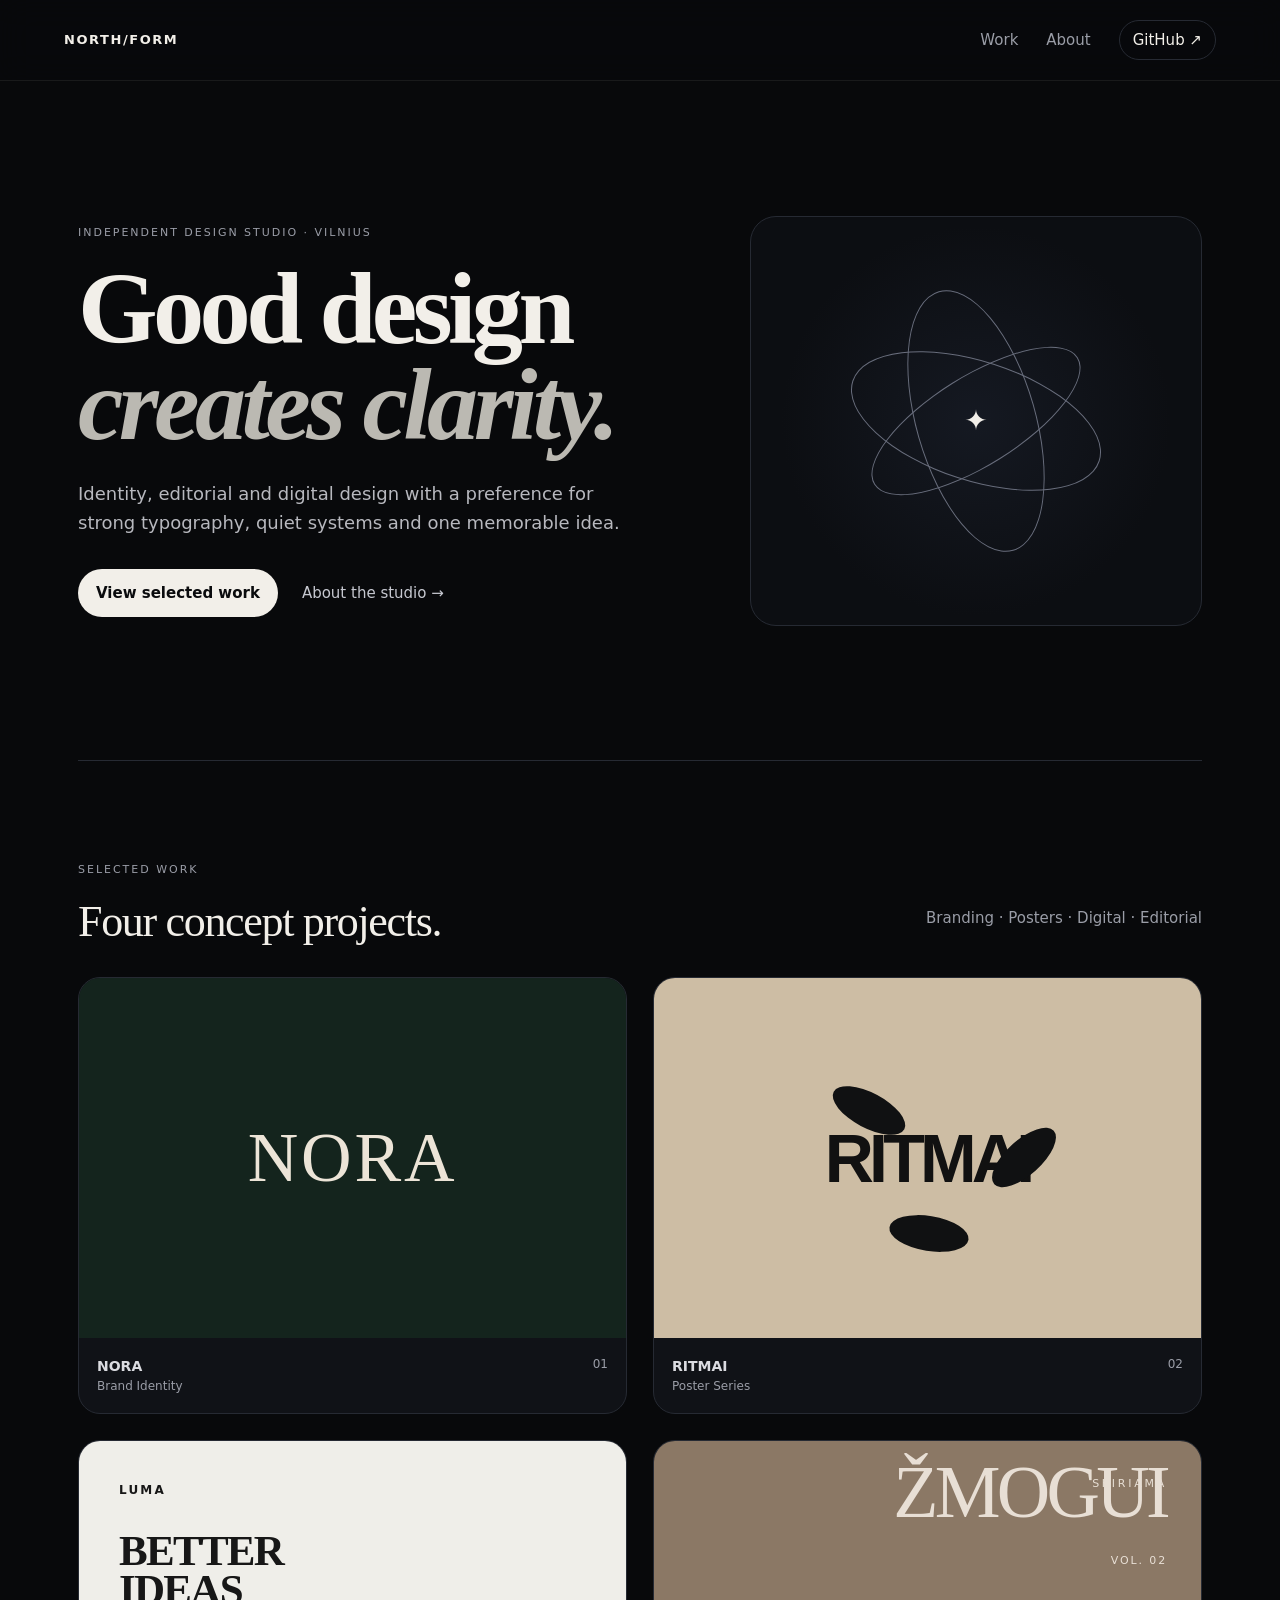
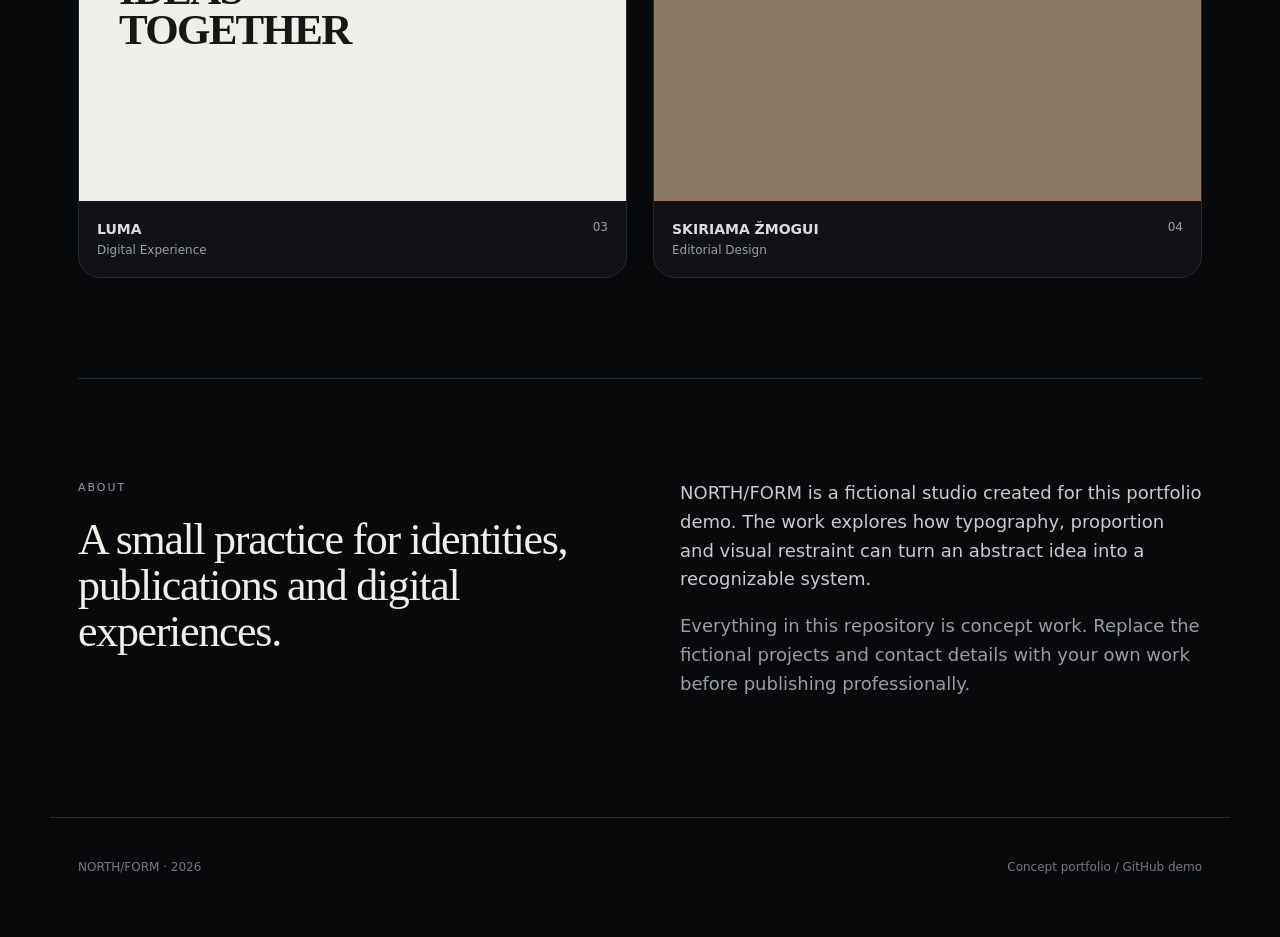
<file: index.html>
<!doctype html>
<html lang="en">
<head>
  <meta charset="utf-8">
  <meta name="viewport" content="width=device-width, initial-scale=1">
  <title>NORTH/FORM — Graphic Design Portfolio</title>
  <meta name="description" content="A fictional graphic design portfolio demo built as a GitHub project.">
  <link rel="stylesheet" href="styles.css">
</head>
<body>
  <header class="topbar">
    <a class="brand" href="#top">NORTH/FORM</a>
    <nav><a href="#work">Work</a><a href="#about">About</a><a class="nav-pill" href="https://github.com/lbtkvcs/cc" target="_blank" rel="noreferrer">GitHub ↗</a></nav>
  </header>
  <main id="top">
    <section class="hero"><div><p class="eyebrow">INDEPENDENT DESIGN STUDIO · VILNIUS</p><h1>Good design<br><em>creates clarity.</em></h1><p class="lede">Identity, editorial and digital design with a preference for strong typography, quiet systems and one memorable idea.</p><div class="hero-actions"><a class="button" href="#work">View selected work</a><a class="text-link" href="#about">About the studio →</a></div></div><div class="orbit-card" aria-hidden="true"><span class="orb orb-a"></span><span class="orb orb-b"></span><span class="orb orb-c"></span><span class="cross">✦</span></div></section>
    <section id="work" class="work-section"><div class="section-head"><div><p class="eyebrow">SELECTED WORK</p><h2>Four concept projects.</h2></div><p class="muted">Branding · Posters · Digital · Editorial</p></div>
      <div class="grid">
        <a class="project-card green" href="projects/nora.md"><div class="project-art"><span>NORA</span></div><div class="project-meta"><div><strong>NORA</strong><span>Brand Identity</span></div><span>01</span></div></a>
        <a class="project-card sand" href="projects/ritmai.md"><div class="project-art"><span>RITMAI</span><i></i><i></i><i></i></div><div class="project-meta"><div><strong>RITMAI</strong><span>Poster Series</span></div><span>02</span></div></a>
        <a class="project-card white" href="projects/luma.md"><div class="project-art screen"><span>LUMA</span><b>BETTER<br>IDEAS<br>TOGETHER</b></div><div class="project-meta"><div><strong>LUMA</strong><span>Digital Experience</span></div><span>03</span></div></a>
        <a class="project-card paper" href="projects/skiriama-zmogui.md"><div class="project-art magazine"><small>SKIRIAMA</small><span>ŽMOGUI</span><em>VOL. 02</em></div><div class="project-meta"><div><strong>SKIRIAMA ŽMOGUI</strong><span>Editorial Design</span></div><span>04</span></div></a>
      </div>
    </section>
    <section id="about" class="about"><div><p class="eyebrow">ABOUT</p><h2>A small practice for identities, publications and digital experiences.</h2></div><div class="about-copy"><p>NORTH/FORM is a fictional studio created for this portfolio demo. The work explores how typography, proportion and visual restraint can turn an abstract idea into a recognizable system.</p><p class="muted">Everything in this repository is concept work. Replace the fictional projects and contact details with your own work before publishing professionally.</p></div></section>
  </main>
  <footer><span>NORTH/FORM · 2026</span><span>Concept portfolio / GitHub demo</span></footer>
</body>
</html>
</file>
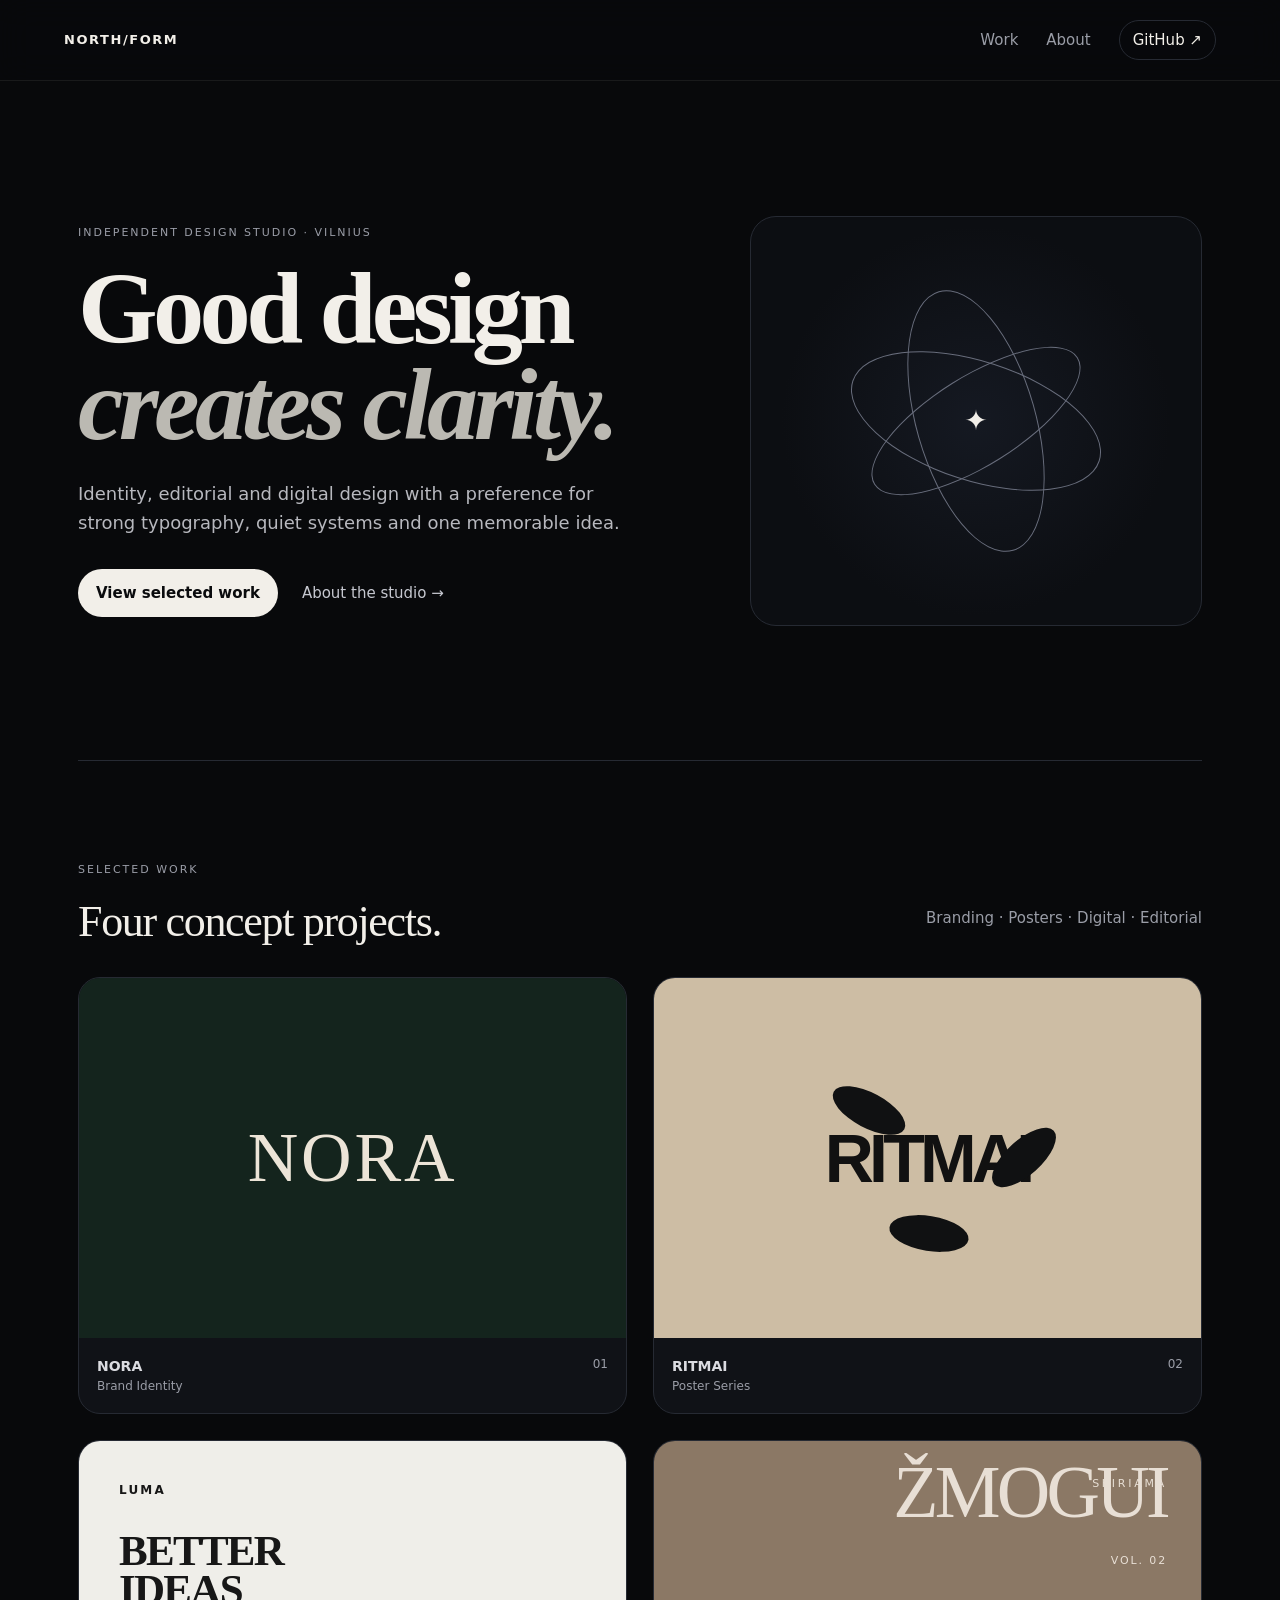
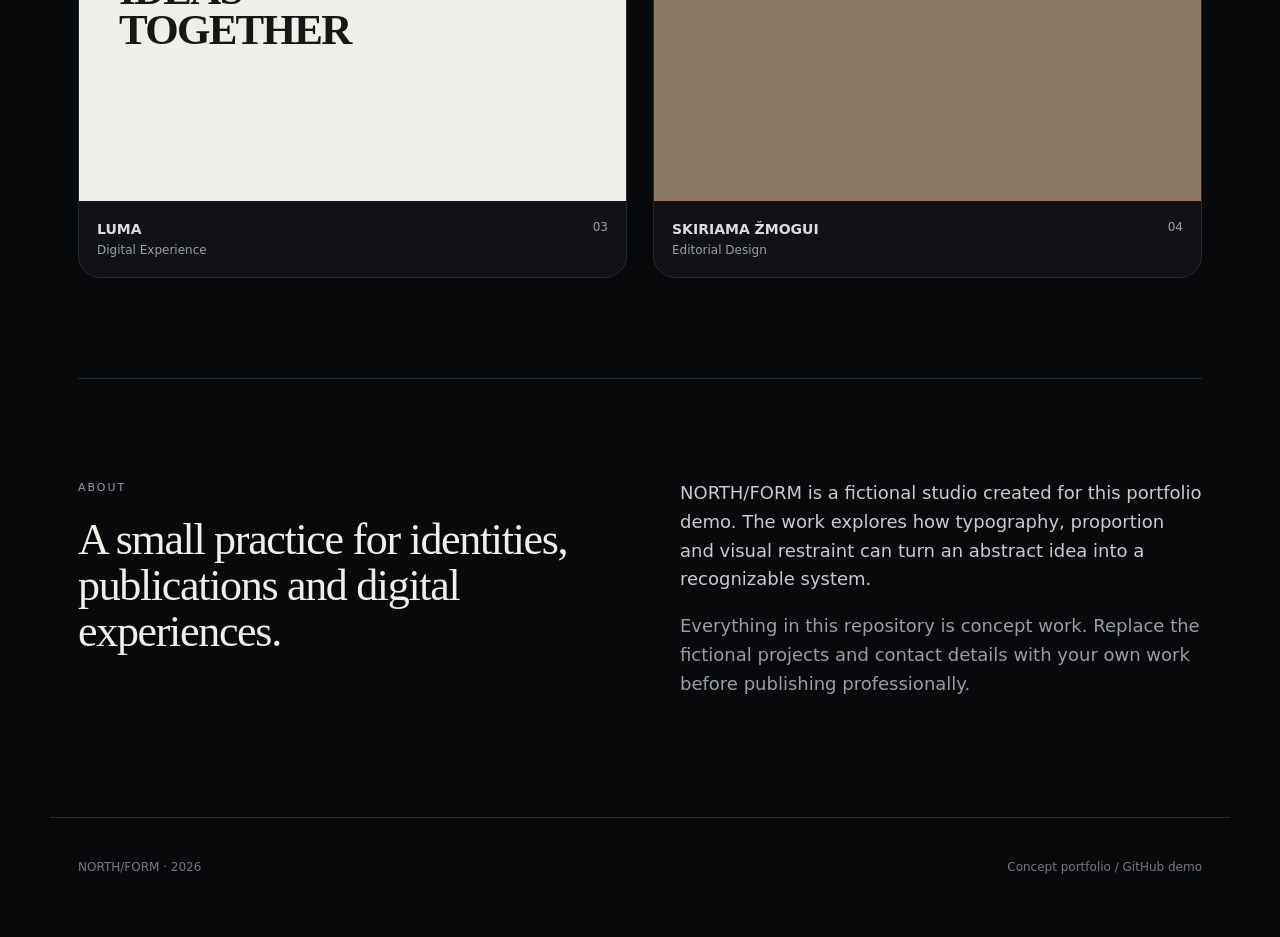
<file: site/index.html>
<!doctype html>
<html lang="en">
<head>
  <meta charset="utf-8">
  <meta name="viewport" content="width=device-width, initial-scale=1">
  <title>NORTH/FORM — Graphic Design Portfolio</title>
  <meta name="description" content="A fictional graphic design portfolio demo built as a GitHub project.">
  <link rel="stylesheet" href="styles.css">
</head>
<body>
  <header class="topbar">
    <a class="brand" href="#top">NORTH/FORM</a>
    <nav>
      <a href="#work">Work</a>
      <a href="#about">About</a>
      <a class="nav-pill" href="https://github.com/lbtkvcs/cc" target="_blank" rel="noreferrer">GitHub ↗</a>
    </nav>
  </header>

  <main id="top">
    <section class="hero">
      <div>
        <p class="eyebrow">INDEPENDENT DESIGN STUDIO · VILNIUS</p>
        <h1>Good design<br><em>creates clarity.</em></h1>
        <p class="lede">Identity, editorial and digital design with a preference for strong typography, quiet systems and one memorable idea.</p>
        <div class="hero-actions">
          <a class="button" href="#work">View selected work</a>
          <a class="text-link" href="#about">About the studio →</a>
        </div>
      </div>
      <div class="orbit-card" aria-hidden="true">
        <span class="orb orb-a"></span>
        <span class="orb orb-b"></span>
        <span class="orb orb-c"></span>
        <span class="cross">✦</span>
      </div>
    </section>

    <section id="work" class="work-section">
      <div class="section-head">
        <div>
          <p class="eyebrow">SELECTED WORK</p>
          <h2>Four concept projects.</h2>
        </div>
        <p class="muted">Branding · Posters · Digital · Editorial</p>
      </div>

      <div class="grid">
        <a class="project-card green" href="../projects/nora.md">
          <div class="project-art"><span>NORA</span></div>
          <div class="project-meta"><div><strong>NORA</strong><span>Brand Identity</span></div><span>01</span></div>
        </a>
        <a class="project-card sand" href="../projects/ritmai.md">
          <div class="project-art"><span>RITMAI</span><i></i><i></i><i></i></div>
          <div class="project-meta"><div><strong>RITMAI</strong><span>Poster Series</span></div><span>02</span></div>
        </a>
        <a class="project-card white" href="../projects/luma.md">
          <div class="project-art screen"><span>LUMA</span><b>BETTER<br>IDEAS<br>TOGETHER</b></div>
          <div class="project-meta"><div><strong>LUMA</strong><span>Digital Experience</span></div><span>03</span></div>
        </a>
        <a class="project-card paper" href="../projects/skiriama-zmogui.md">
          <div class="project-art magazine"><small>SKIRIAMA</small><span>ŽMOGUI</span><em>VOL. 02</em></div>
          <div class="project-meta"><div><strong>SKIRIAMA ŽMOGUI</strong><span>Editorial Design</span></div><span>04</span></div>
        </a>
      </div>
    </section>

    <section id="about" class="about">
      <div>
        <p class="eyebrow">ABOUT</p>
        <h2>A small practice for identities, publications and digital experiences.</h2>
      </div>
      <div class="about-copy">
        <p>NORTH/FORM is a fictional studio created for this portfolio demo. The work explores how typography, proportion and visual restraint can turn an abstract idea into a recognizable system.</p>
        <p class="muted">Everything in this repository is concept work. Replace the fictional projects and contact details with your own work before publishing professionally.</p>
      </div>
    </section>
  </main>

  <footer>
    <span>NORTH/FORM · 2026</span>
    <span>Concept portfolio / GitHub demo</span>
  </footer>
</body>
</html>
</file>
<file: styles.css>
:root{--bg:#08090b;--panel:#101217;--line:#262a33;--text:#f2efe9;--muted:#9a9da7;--max:1180px}*{box-sizing:border-box}html{scroll-behavior:smooth}body{margin:0;background:var(--bg);color:var(--text);font:15px/1.6 Inter,ui-sans-serif,system-ui,-apple-system,BlinkMacSystemFont,"Segoe UI",sans-serif}a{color:inherit;text-decoration:none}.topbar{position:sticky;top:0;z-index:5;display:flex;justify-content:space-between;align-items:center;padding:20px clamp(22px,5vw,72px);border-bottom:1px solid rgba(255,255,255,.07);background:rgba(8,9,11,.82);backdrop-filter:blur(16px)}.brand{font-weight:750;letter-spacing:.12em;font-size:13px}.topbar nav{display:flex;gap:28px;align-items:center}.topbar nav>a:not(.nav-pill){color:var(--muted)}.nav-pill{border:1px solid var(--line);padding:7px 13px;border-radius:999px}main{max-width:var(--max);margin:auto;padding:0 28px}.hero{min-height:680px;display:grid;grid-template-columns:1.15fr .85fr;gap:60px;align-items:center;border-bottom:1px solid var(--line)}.eyebrow{font-size:11px;letter-spacing:.18em;color:var(--muted);margin:0 0 20px}.hero h1{font:600 clamp(54px,8vw,104px)/.93 Georgia,serif;letter-spacing:-.045em;margin:0 0 28px}.hero h1 em{font-style:italic;color:#bbb9b2}.lede{max-width:570px;color:#b7b8be;font-size:18px}.hero-actions{display:flex;gap:24px;align-items:center;margin-top:32px}.button{background:var(--text);color:#0a0b0d;border-radius:999px;padding:12px 18px;font-weight:650}.text-link{color:#c6c8d0}.orbit-card{height:410px;border:1px solid var(--line);border-radius:26px;position:relative;overflow:hidden;background:radial-gradient(circle at 50% 50%,#151922,#0c0e12 64%)}.orb{position:absolute;left:50%;top:50%;border:1px solid #686d7c;border-radius:50%;transform:translate(-50%,-50%) rotate(18deg)}.orb-a{width:260px;height:120px}.orb-b{width:270px;height:120px;transform:translate(-50%,-50%) rotate(74deg)}.orb-c{width:240px;height:90px;transform:translate(-50%,-50%) rotate(-32deg)}.cross{position:absolute;left:50%;top:50%;transform:translate(-50%,-50%);font-size:28px}.work-section{padding:100px 0}.section-head{display:flex;justify-content:space-between;gap:30px;align-items:end;margin-bottom:32px}.section-head h2,.about h2{font:500 44px/1.05 Georgia,serif;letter-spacing:-.03em;margin:0}.muted{color:var(--muted)}.grid{display:grid;grid-template-columns:repeat(2,1fr);gap:26px}.project-card{border:1px solid var(--line);border-radius:22px;overflow:hidden;background:var(--panel);transition:transform .3s ease,border-color .3s ease}.project-card:hover{transform:translateY(-5px);border-color:#444955}.project-art{height:360px;position:relative;overflow:hidden;display:flex;align-items:center;justify-content:center}.green .project-art{background:#14241d}.green .project-art span{font:500 70px/1 Georgia,serif;letter-spacing:.04em;color:#ece4d7}.sand .project-art{background:#cdbda4;color:#111}.sand .project-art span{font:800 68px/1 Arial,sans-serif;letter-spacing:-.07em}.sand .project-art i{position:absolute;width:80px;height:35px;border-radius:50%;background:#101112;transform:rotate(28deg)}.sand .project-art i:nth-of-type(1){left:32%;top:32%}.sand .project-art i:nth-of-type(2){right:25%;top:45%;transform:rotate(-42deg)}.sand .project-art i:nth-of-type(3){left:43%;bottom:24%;transform:rotate(9deg)}.white .project-art{background:#efeee9;color:#171717;padding:40px}.screen{justify-content:flex-start;align-items:flex-start;flex-direction:column;gap:30px}.screen span{font-weight:800;letter-spacing:.18em;font-size:12px}.screen b{font:600 43px/.92 Georgia,serif;letter-spacing:-.04em}.paper .project-art{background:#8b7865;padding:34px;justify-content:flex-start;align-items:flex-end}.magazine{flex-direction:column;justify-content:space-between;align-items:flex-start;color:#e8dfd5}.magazine small{font-size:11px;letter-spacing:.25em}.magazine span{font:500 74px/.8 Georgia,serif;letter-spacing:-.05em;transform:translateY(-30px)}.magazine em{font-size:11px;font-style:normal;letter-spacing:.17em}.project-meta{display:flex;justify-content:space-between;padding:17px 18px;color:#dbdce1}.project-meta div{display:flex;flex-direction:column}.project-meta strong{font-size:14px}.project-meta span{font-size:12px;color:var(--muted)}.about{display:grid;grid-template-columns:1fr 1fr;gap:80px;padding:100px 0;border-top:1px solid var(--line)}.about h2{font-size:44px}.about-copy{font-size:18px;color:#c9cbd1}.about-copy p:first-child{margin-top:0}footer{max-width:var(--max);margin:auto;padding:40px 28px 60px;display:flex;justify-content:space-between;color:#747783;font-size:12px;border-top:1px solid var(--line)}@media(max-width:800px){.hero{grid-template-columns:1fr;padding:80px 0}.orbit-card{height:300px}.grid,.about{grid-template-columns:1fr}.section-head{display:block}.topbar nav{gap:14px}.topbar nav>a:not(.nav-pill){display:none}}
</file>
<file: site/styles.css>
:root{
  --bg:#08090b; --panel:#101217; --line:#262a33; --text:#f2efe9; --muted:#9a9da7;
  --accent:#93a8ff; --warm:#d8c7aa; --green:#12231c; --paper:#d7d0c4; --max:1180px;
}
*{box-sizing:border-box} html{scroll-behavior:smooth}
body{margin:0;background:var(--bg);color:var(--text);font:15px/1.6 Inter,ui-sans-serif,system-ui,-apple-system,BlinkMacSystemFont,"Segoe UI",sans-serif}
a{color:inherit;text-decoration:none}
.topbar{position:sticky;top:0;z-index:5;display:flex;justify-content:space-between;align-items:center;padding:20px clamp(22px,5vw,72px);border-bottom:1px solid rgba(255,255,255,.07);background:rgba(8,9,11,.82);backdrop-filter:blur(16px)}
.brand{font-weight:750;letter-spacing:.12em;font-size:13px}.topbar nav{display:flex;gap:28px;align-items:center}.topbar nav>a:not(.nav-pill){color:var(--muted)}.nav-pill{border:1px solid var(--line);padding:7px 13px;border-radius:999px}
main{max-width:var(--max);margin:auto;padding:0 28px}.hero{min-height:680px;display:grid;grid-template-columns:1.15fr .85fr;gap:60px;align-items:center;border-bottom:1px solid var(--line)}
.eyebrow{font-size:11px;letter-spacing:.18em;color:var(--muted);margin:0 0 20px}.hero h1{font:600 clamp(54px,8vw,104px)/.93 Georgia,serif;letter-spacing:-.045em;margin:0 0 28px}.hero h1 em{font-style:italic;color:#bbb9b2}.lede{max-width:570px;color:#b7b8be;font-size:18px}.hero-actions{display:flex;gap:24px;align-items:center;margin-top:32px}.button{background:var(--text);color:#0a0b0d;border-radius:999px;padding:12px 18px;font-weight:650}.text-link{color:#c6c8d0}
.orbit-card{height:410px;border:1px solid var(--line);border-radius:26px;position:relative;overflow:hidden;background:radial-gradient(circle at 50% 50%,#151922,#0c0e12 64%)}
.orb{position:absolute;left:50%;top:50%;border:1px solid #686d7c;border-radius:50%;transform:translate(-50%,-50%) rotate(18deg)}.orb-a{width:260px;height:120px}.orb-b{width:270px;height:120px;transform:translate(-50%,-50%) rotate(74deg)}.orb-c{width:240px;height:90px;transform:translate(-50%,-50%) rotate(-32deg)}.cross{position:absolute;left:50%;top:50%;transform:translate(-50%,-50%);font-size:28px}
.work-section{padding:100px 0}.section-head{display:flex;justify-content:space-between;gap:30px;align-items:end;margin-bottom:32px}.section-head h2,.about h2{font:500 44px/1.05 Georgia,serif;letter-spacing:-.03em;margin:0}.muted{color:var(--muted)}.grid{display:grid;grid-template-columns:repeat(2,1fr);gap:26px}.project-card{border:1px solid var(--line);border-radius:22px;overflow:hidden;background:var(--panel);transition:transform .3s ease,border-color .3s ease}.project-card:hover{transform:translateY(-5px);border-color:#444955}.project-art{height:360px;position:relative;overflow:hidden;display:flex;align-items:center;justify-content:center}.green .project-art{background:#14241d}.green .project-art span{font:500 70px/1 Georgia,serif;letter-spacing:.04em;color:#ece4d7}.sand .project-art{background:#cdbda4;color:#111}.sand .project-art span{font:800 68px/1 Arial,sans-serif;letter-spacing:-.07em}.sand .project-art i{position:absolute;width:80px;height:35px;border-radius:50%;background:#101112;transform:rotate(28deg)}.sand .project-art i:nth-of-type(1){left:32%;top:32%}.sand .project-art i:nth-of-type(2){right:25%;top:45%;transform:rotate(-42deg)}.sand .project-art i:nth-of-type(3){left:43%;bottom:24%;transform:rotate(9deg)}.white .project-art{background:#efeee9;color:#171717;padding:40px}.screen{justify-content:flex-start;align-items:flex-start;flex-direction:column;gap:30px}.screen span{font-weight:800;letter-spacing:.18em;font-size:12px}.screen b{font:600 43px/.92 Georgia,serif;letter-spacing:-.04em}.paper .project-art{background:#8b7865;padding:34px;justify-content:flex-start;align-items:flex-end}.magazine{flex-direction:column;justify-content:space-between;align-items:flex-start;color:#e8dfd5}.magazine small{font-size:11px;letter-spacing:.25em}.magazine span{font:500 74px/.8 Georgia,serif;letter-spacing:-.05em;transform:translateY(-30px)}.magazine em{font-size:11px;font-style:normal;letter-spacing:.17em}.project-meta{display:flex;justify-content:space-between;padding:17px 18px;color:#dbdce1}.project-meta div{display:flex;flex-direction:column}.project-meta strong{font-size:14px}.project-meta span{font-size:12px;color:var(--muted)}
.about{display:grid;grid-template-columns:1fr 1fr;gap:80px;padding:100px 0;border-top:1px solid var(--line)}.about-copy{font-size:18px;color:#c9cbd1}.about-copy p:first-child{margin-top:0}
footer{max-width:var(--max);margin:auto;padding:40px 28px 60px;display:flex;justify-content:space-between;color:#747783;font-size:12px;border-top:1px solid var(--line)}
@media(max-width:800px){.hero{grid-template-columns:1fr;padding:80px 0}.orbit-card{height:300px}.grid,.about{grid-template-columns:1fr}.section-head{display:block}.topbar nav{gap:14px}.topbar nav>a:not(.nav-pill){display:none}}
</file>
